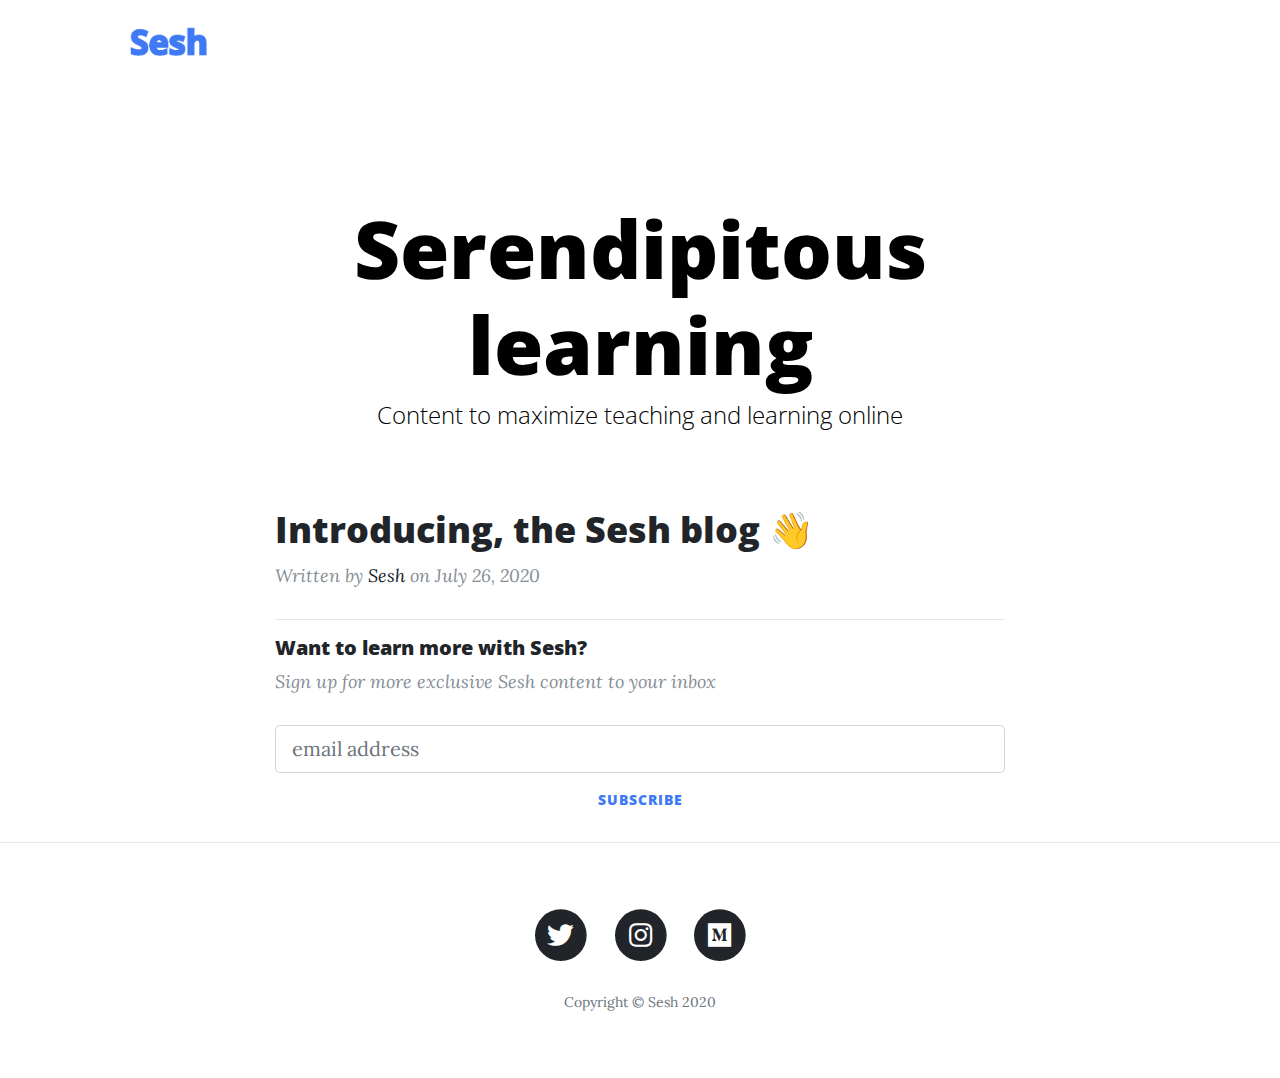
<file: index.html>
<!DOCTYPE html>
<html lang="en">

<head>

  <meta charset="utf-8">
  <meta name="viewport" content="width=device-width, initial-scale=1, shrink-to-fit=no">
  <meta name="description" content="">
  <meta name="author" content="">
  <link rel="shortcut icon" href="favicon.ico">

  <title>The Sesh Blog</title>

  <!-- Bootstrap core CSS -->
  <link href="vendor/bootstrap/css/bootstrap.min.css" rel="stylesheet">

  <!-- Custom fonts for this template -->
  <link href="vendor/fontawesome-free/css/all.min.css" rel="stylesheet" type="text/css">
  <link href='https://fonts.googleapis.com/css?family=Lora:400,700,400italic,700italic' rel='stylesheet' type='text/css'>
  <link href="//cdn-images.mailchimp.com/embedcode/horizontal-slim-10_7.css" rel="stylesheet" type="text/css">
  <link href='https://fonts.googleapis.com/css?family=Open+Sans:300italic,400italic,600italic,700italic,800italic,400,300,600,700,800' rel='stylesheet' type='text/css'>

  <!-- Custom styles for this template -->
  <link href="css/clean-blog.css" rel="stylesheet">

</head>

<body>

  <!-- Navigation -->
  <nav class="navbar navbar-expand-lg navbar-light fixed-top" id="mainNav">
    <div class="container">
      <a class="navbar-brand" href="/"><img src="img/logos/blue.png"></a>
    </div>
  </nav>

  <!-- Page Header -->
  <header class="masthead" style="background-color: #FFFFFF">
    <div class="container">
      <div class="row">
        <div class="col-lg-8 col-md-10 mx-auto">
          <div class="site-heading">
            <h1 style="color:black">Serendipitous learning</h1>
            <span class="subheading" style="color:black">Content to maximize teaching and learning online</span>
          </div>
        </div>
      </div>
    </div>
  </header>

  <!-- Main Content -->
  <div class="container">
    <div class="row">
      <div class="col-lg-8 col-md-10 mx-auto">
<!--         <div class="post-preview">
          <a href="how-to-give-feedback-in-a-1-1-setting.html">
            <h2 class="post-title">
              How to give feedback in a 1:1 setting
            </h2>
            <h3 class="post-subtitle">
              Effective feedback isn't comfortable
            </h3>
          </a>
          <p class="post-meta">Written by
            <a href="http://linkedin.com/in/gregchertok">Greg Chertok</a>
            on July 26, 2020</p>
        </div>
        <hr> -->
        <div class="post-preview">
          <a href="about.html">
            <h2 class="post-title">
              Introducing, the Sesh blog &#128075; 
            </h2>
          </a>
          <p class="post-meta">Written by
            <a href="#">Sesh</a>
            on July 26, 2020</p>
        </div>
        <hr>
        <!-- Pager -->
<!--         <div class="clearfix">
          <a class="btn btn-primary float-right" href="#">Older Posts &rarr;</a>
        </div> -->
        <!-- Begin Mailchimp Signup Form -->
        <div class="post-preview">
          <h5 class="post-title">
              Want to learn more with Sesh?
          </h5>
          <p class="post-meta">Sign up for more exclusive Sesh content to your inbox</p>
            <div id="mc_embed_signup">
            <form action="https://withsesh.us17.list-manage.com/subscribe/post?u=82bc781dffc87700d3c0aaca7&amp;id=1b36d666b7" method="post" id="mc-embedded-subscribe-form" name="mc-embedded-subscribe-form" class="validate" target="_blank" novalidate>
                <div id="mc_embed_signup_scroll">
                  <input type="email" value="" name="EMAIL" class="form-control form-control-lg email" id="mce-EMAIL" placeholder="email address" required>
                <!-- real people should not fill this in and expect good things - do not remove this or risk form bot signups-->
                  <div style="position: absolute; left: -5000px;" aria-hidden="true"><input type="text" name="b_82bc781dffc87700d3c0aaca7_1b36d666b7" tabindex="-1" value=""></div>
                  <input style="color: #3e79f4;" type="submit" value="Subscribe" name="subscribe" id="mc-embedded-subscribe" class="btn btn-block ">
                </div>
            </form>
          </div>
        </div>
    <!--End mc_embed_signup-->
      </div>
    </div>
  </div>

  <hr>

  <!-- Footer -->
  <footer>
    <div class="container">
      <div class="row">
        <div class="col-lg-8 col-md-10 mx-auto">
          <ul class="list-inline text-center">
            <li class="list-inline-item">
              <a href="http://twitter.com/withsesh">
                <span class="fa-stack fa-lg">
                  <i class="fas fa-circle fa-stack-2x"></i>
                  <i class="fab fa-twitter fa-stack-1x fa-inverse"></i>
                </span>
              </a>
            </li>
            <li class="list-inline-item">
              <a href="https://www.instagram.com/withsesh/?hl=en">
                <span class="fa-stack fa-lg">
                  <i class="fas fa-circle fa-stack-2x"></i>
                  <i class="fab fa-instagram fa-stack-1x fa-inverse"></i>
                </span>
              </a>
            </li>
            <li class="list-inline-item">
              <a href="http://medium.com/@withsesh">
                <span class="fa-stack fa-lg">
                  <i class="fas fa-circle fa-stack-2x"></i>
                  <i class="fab fa-medium fa-stack-1x fa-inverse"></i>
                </span>
              </a>
            </li>
          </ul>
          <p class="copyright text-muted">Copyright &copy; Sesh 2020</p>
        </div>
      </div>
    </div>
  </footer>

  <!-- Bootstrap core JavaScript -->
  <script src="vendor/jquery/jquery.min.js"></script>
  <script src="vendor/bootstrap/js/bootstrap.bundle.min.js"></script>

  <!-- Custom scripts for this template -->
  <script src="js/clean-blog.min.js"></script>

</body>

</html>
</file>
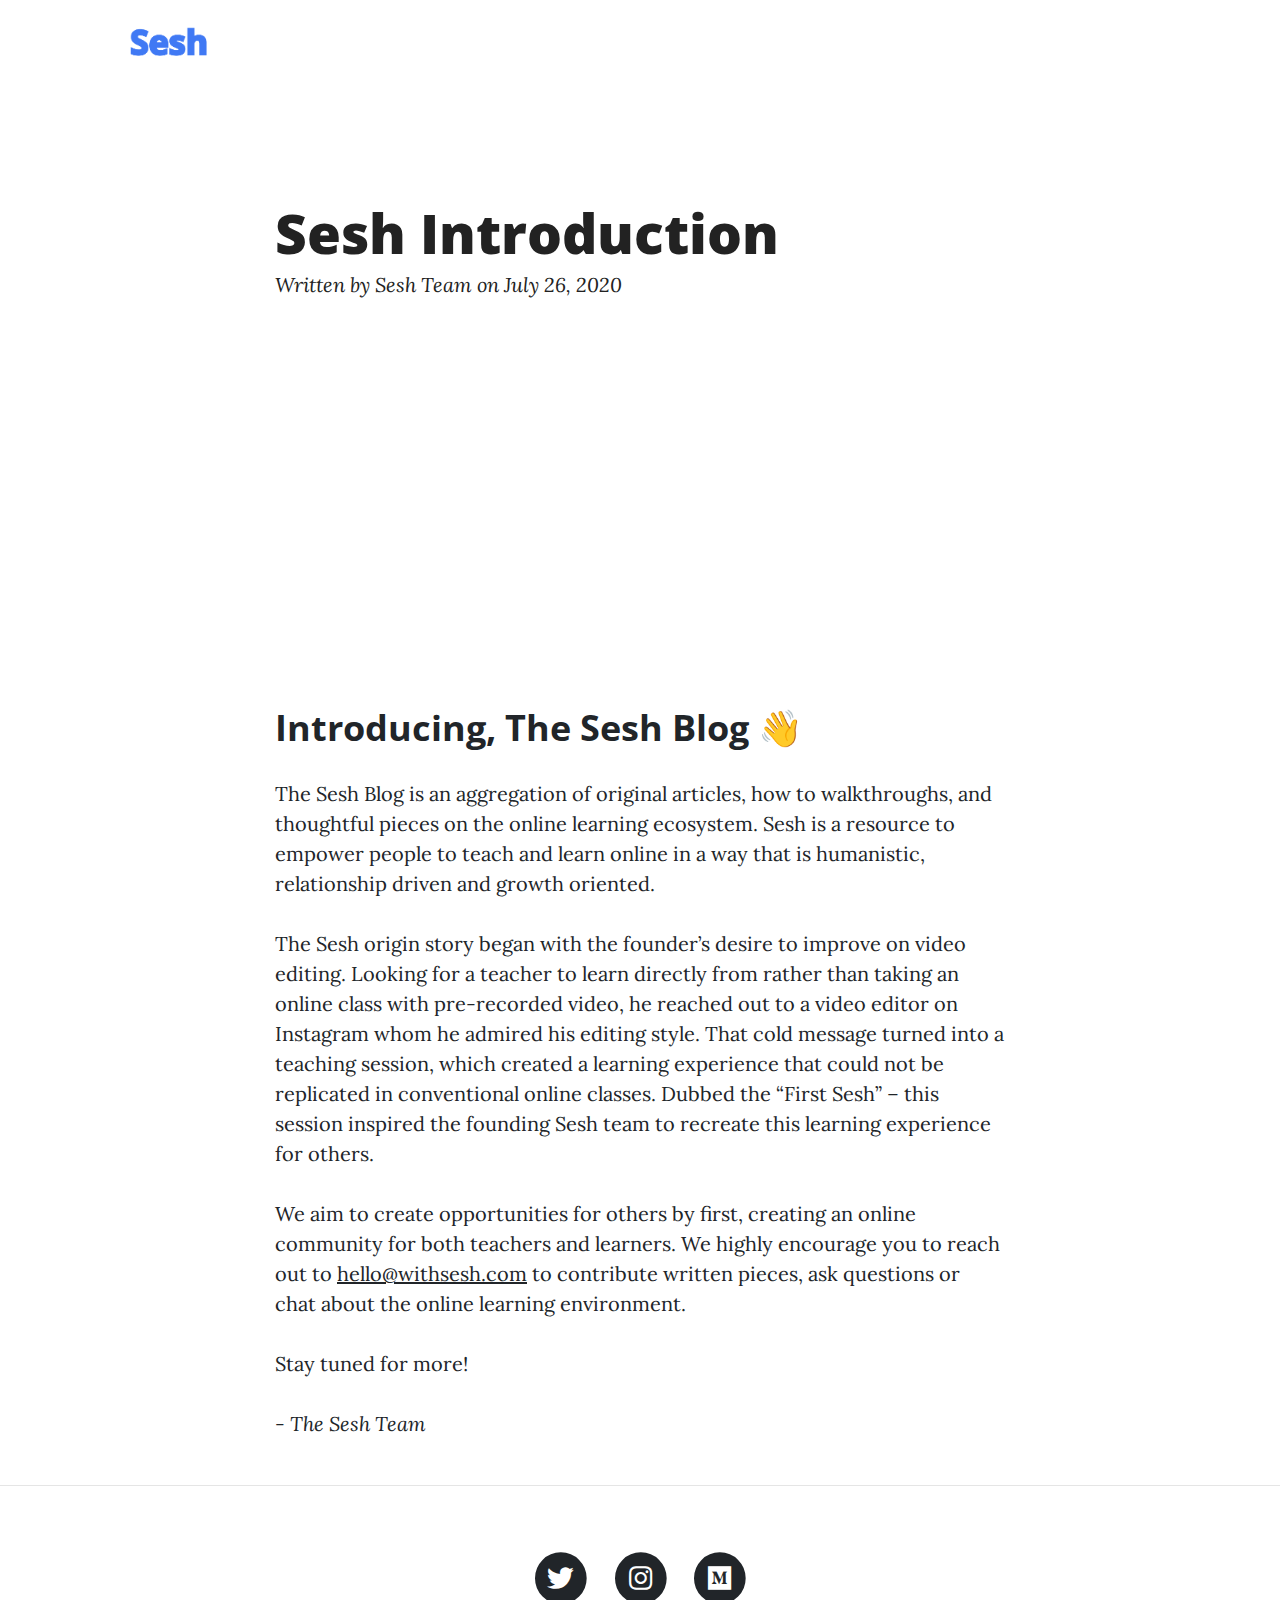
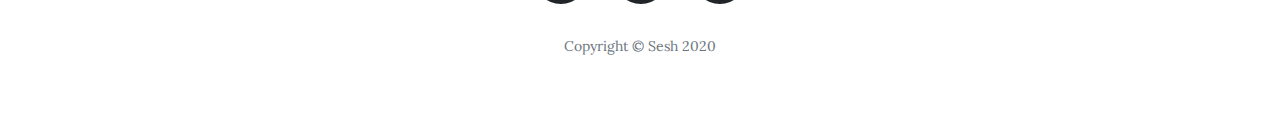
<file: about.html>
<!DOCTYPE html>
<html lang="en">

<head>

  <meta charset="utf-8">
  <meta name="viewport" content="width=device-width, initial-scale=1, shrink-to-fit=no">
  <meta name="description" content="">
  <meta name="author" content="">

  <title>Sesh - About Sesh</title>

  <!-- Bootstrap core CSS -->
  <link href="vendor/bootstrap/css/bootstrap.min.css" rel="stylesheet">

  <!-- Custom fonts for this template -->
  <link href="vendor/fontawesome-free/css/all.min.css" rel="stylesheet" type="text/css">
  <link href='https://fonts.googleapis.com/css?family=Lora:400,700,400italic,700italic' rel='stylesheet' type='text/css'>
  <link href='https://fonts.googleapis.com/css?family=Open+Sans:300italic,400italic,600italic,700italic,800italic,400,300,600,700,800' rel='stylesheet' type='text/css'>

  <!-- Custom styles for this template -->
  <link href="css/clean-blog.css" rel="stylesheet">

</head>

<body>

  <!-- Navigation -->
  <nav class="navbar navbar-expand-lg navbar-light fixed-top" id="mainNav">
    <div class="container">
      <a class="navbar-brand" href="/"><img src="img/logos/blue.png"></a>
    </div>
  </nav>

  <!-- Page Header -->
  <header class="masthead" style="background-color: #FFFFFF">
    <div class="container">
      <div class="row">
        <div class="col-lg-8 col-md-10 mx-auto">
          <div class="post-heading">
            <h1 style="color:#222222">Sesh Introduction</h1>
            <span class="meta" style="color:#222222">Written by
              <a href="#"style="color:#222222" >Sesh Team</a>
              on July 26, 2020</span>
              
          </div>
        </div>
      </div>
    </div>
  </header>

  <!-- Post Content -->
  <article>
    <div class="container">
      <div class="row">
        <div class="col-lg-8 col-md-10 mx-auto">

          <a href="#">
                <img class="img-fluid" src="img/sesh.gif" alt="">
              </a>


          <h2 class="section-heading">Introducing, The Sesh Blog &#128075;</h2>

          <p>The Sesh Blog is an aggregation of original articles, how to walkthroughs, and thoughtful pieces on the online learning ecosystem. Sesh is a resource to empower people to teach and learn online in a way that is humanistic, relationship driven and growth oriented.</p>

          <p>The Sesh origin story began with the founder’s desire to improve on video editing. Looking for a teacher to learn directly from rather than taking an online class with pre-recorded video, he reached out to a video editor on Instagram whom he admired his editing style. That cold message turned into a teaching session, which created a learning experience that could not be replicated in conventional online classes. Dubbed the “First Sesh” – this session inspired the founding Sesh team to recreate this learning experience for others.</p>

          <p>We aim to create opportunities for others by first, creating an online community for both teachers and learners. We highly encourage you to reach out to <a href="mailto:hello@withsesh.com">hello@withsesh.com</a> to contribute written pieces, ask questions or chat about the online learning environment.</p>

          <p>Stay tuned for more!</p>

          <p style="font-style: italic">- The Sesh Team</p>

        </div>
      </div>
    </div>
  </article>

  <hr>

  <!-- Footer -->
  <footer>
    <div class="container">
      <div class="row">
        <div class="col-lg-8 col-md-10 mx-auto">
          <ul class="list-inline text-center">
            <li class="list-inline-item">
              <a href="http://twitter.com/withsesh">
                <span class="fa-stack fa-lg">
                  <i class="fas fa-circle fa-stack-2x"></i>
                  <i class="fab fa-twitter fa-stack-1x fa-inverse"></i>
                </span>
              </a>
            </li>
            <li class="list-inline-item">
              <a href="https://www.instagram.com/withsesh/?hl=en">
                <span class="fa-stack fa-lg">
                  <i class="fas fa-circle fa-stack-2x"></i>
                  <i class="fab fa-instagram fa-stack-1x fa-inverse"></i>
                </span>
              </a>
            </li>
            <li class="list-inline-item">
              <a href="http://medium.com/@withsesh">
                <span class="fa-stack fa-lg">
                  <i class="fas fa-circle fa-stack-2x"></i>
                  <i class="fab fa-medium fa-stack-1x fa-inverse"></i>
                </span>
              </a>
            </li>
          </ul>
          <p class="copyright text-muted">Copyright &copy; Sesh 2020</p>
        </div>
      </div>
    </div>
  </footer>

  <!-- Bootstrap core JavaScript -->
  <script src="vendor/jquery/jquery.min.js"></script>
  <script src="vendor/bootstrap/js/bootstrap.bundle.min.js"></script>

  <!-- Custom scripts for this template -->
  <script src="js/clean-blog.min.js"></script>

</body>

</html>
</file>
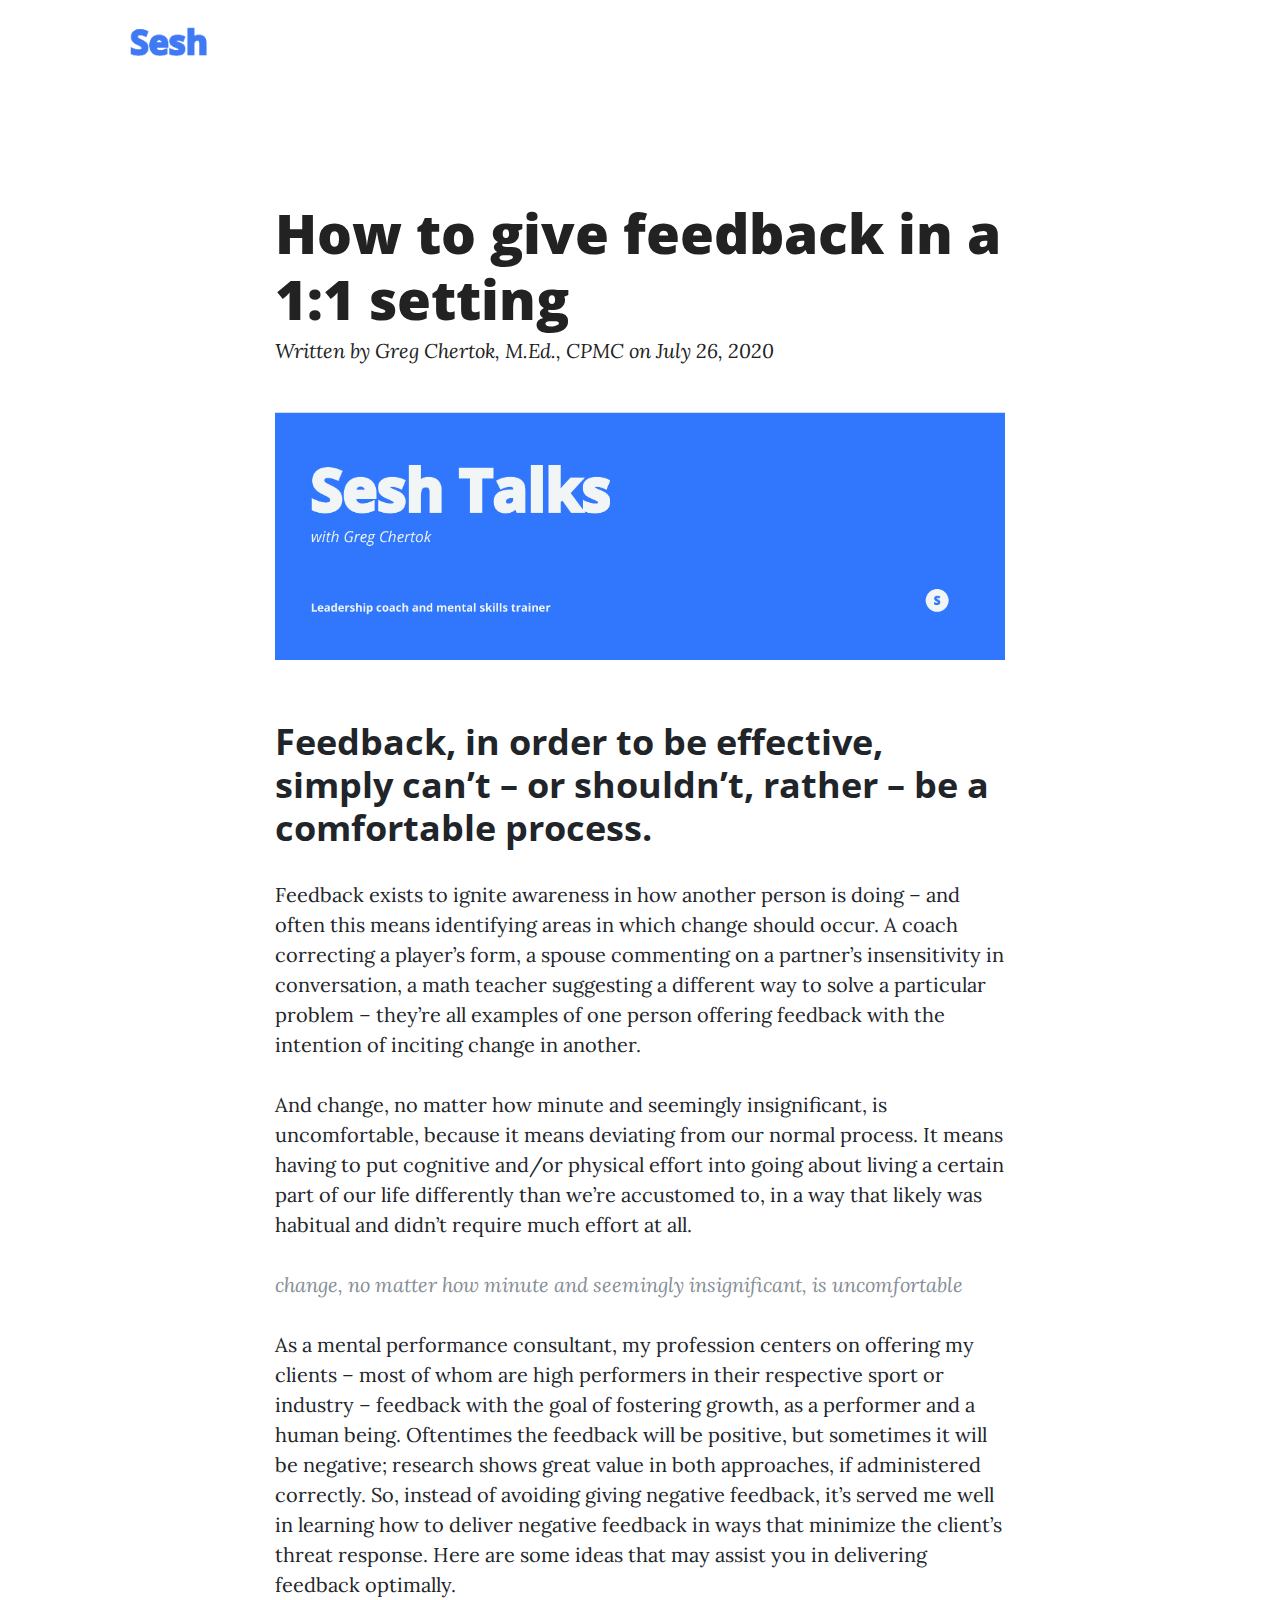
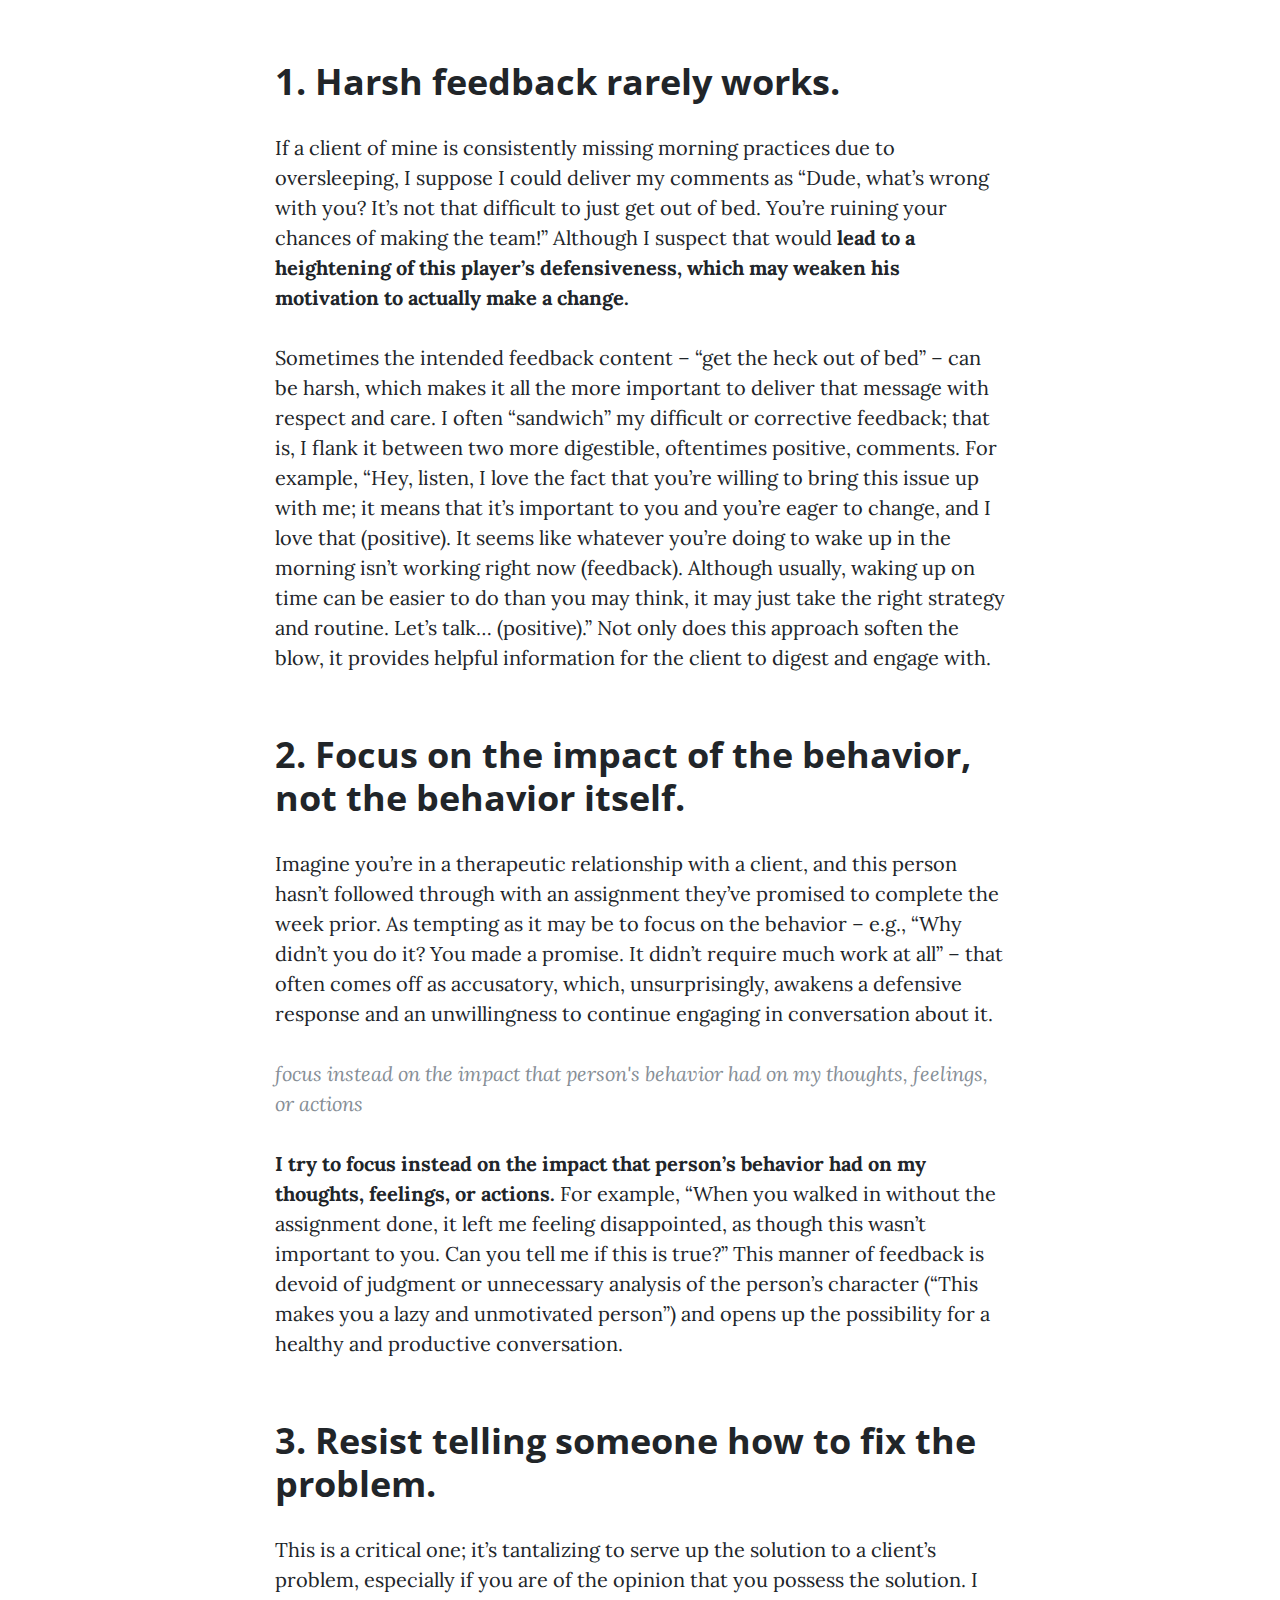
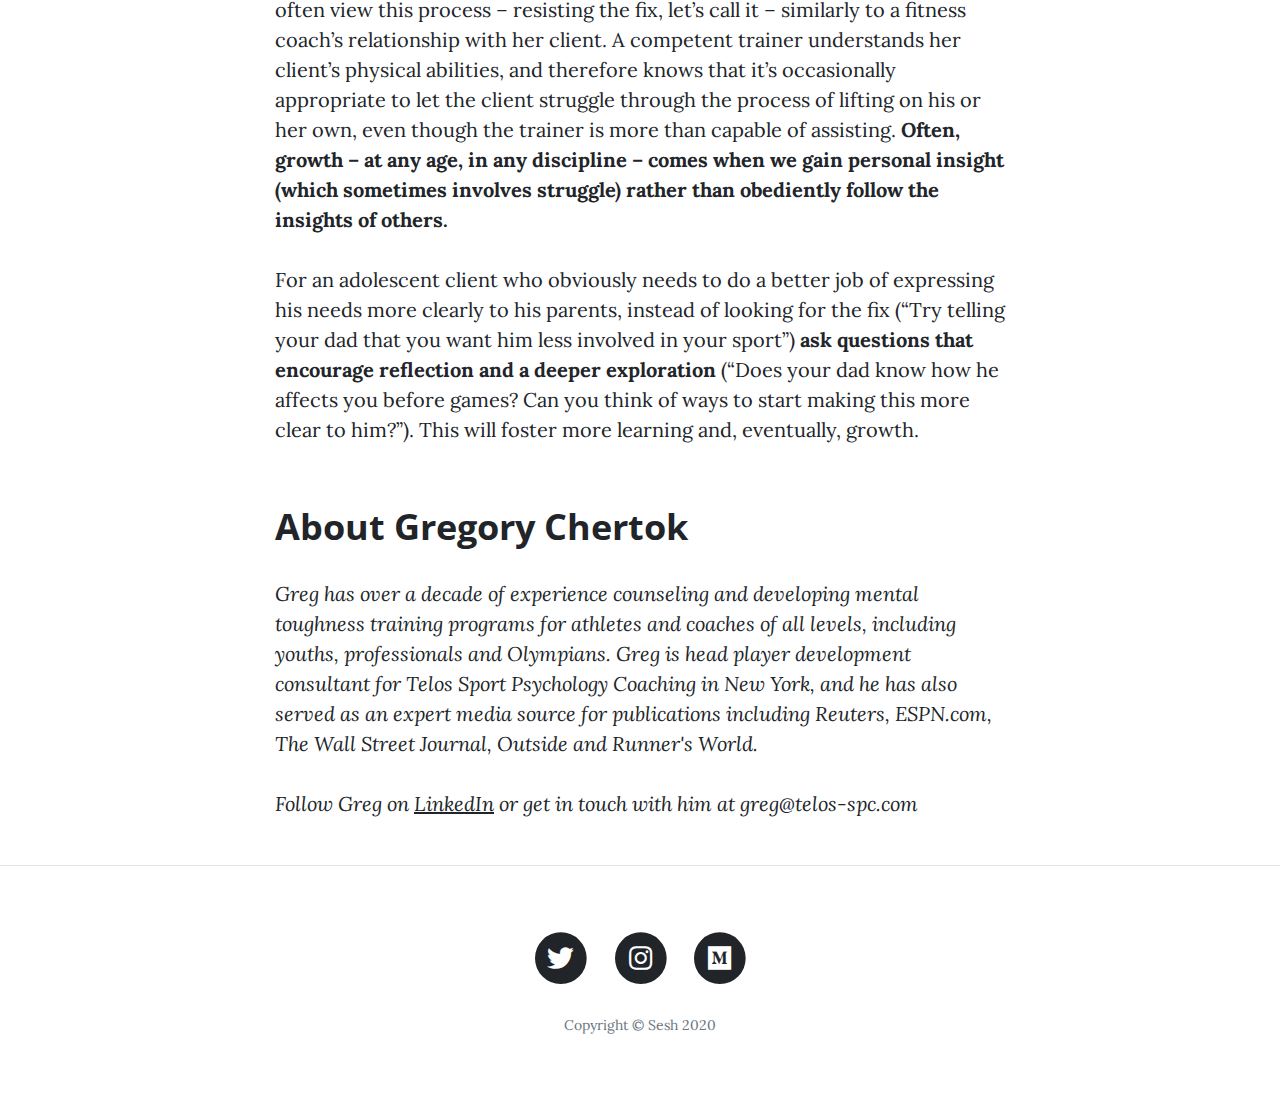
<file: how-to-give-feedback-in-a-1-1-setting.html>
<!DOCTYPE html>
<html lang="en">

<head>

  <meta charset="utf-8">
  <meta name="viewport" content="width=device-width, initial-scale=1, shrink-to-fit=no">
  <meta name="description" content="">
  <meta name="author" content="">

  <title>Sesh - How to give feedback in a 1:1 setting</title>

  <!-- Bootstrap core CSS -->
  <link href="vendor/bootstrap/css/bootstrap.min.css" rel="stylesheet">

  <!-- Custom fonts for this template -->
  <link href="vendor/fontawesome-free/css/all.min.css" rel="stylesheet" type="text/css">
  <link href='https://fonts.googleapis.com/css?family=Lora:400,700,400italic,700italic' rel='stylesheet' type='text/css'>
  <link href='https://fonts.googleapis.com/css?family=Open+Sans:300italic,400italic,600italic,700italic,800italic,400,300,600,700,800' rel='stylesheet' type='text/css'>

  <!-- Custom styles for this template -->
  <link href="css/clean-blog.css" rel="stylesheet">

</head>

<body>

  <!-- Navigation -->
  <nav class="navbar navbar-expand-lg navbar-light fixed-top" id="mainNav">
    <div class="container">
      <a class="navbar-brand" href="/"><img src="img/logos/blue.png"></a>
    </div>
  </nav>

  <!-- Page Header -->
  <header class="masthead" style="background-color: #FFFFFF">
    <div class="container">
      <div class="row">
        <div class="col-lg-8 col-md-10 mx-auto">
          <div class="post-heading">
            <h1 style="color:#222222">How to give feedback in a 1:1 setting</h1>
            <span class="meta" style="color:#222222">Written by
              <a href="#"style="color:#222222" >Greg Chertok, M.Ed., CPMC</a>
              on July 26, 2020</span>
              
          </div>
        </div>
      </div>
    </div>
  </header>

  <!-- Post Content -->
  <article>
    <div class="container">
      <div class="row">
        <div class="col-lg-8 col-md-10 mx-auto">

          <a href="#">
                <img class="img-fluid" src="img/stalk-greg.png" alt="">
              </a>


          <h2 class="section-heading">Feedback, in order to be effective, simply can’t – or shouldn’t, rather – be a comfortable process. </h2>

          <p>Feedback exists to ignite awareness in how another person is doing – and often this means identifying areas in which change should occur. A coach correcting a player’s form, a spouse commenting on a partner’s insensitivity in conversation, a math teacher suggesting a different way to solve a particular problem – they’re all examples of one person offering feedback with the intention of inciting change in another.</p>

          <p>And change, no matter how minute and seemingly insignificant, is uncomfortable, because it means deviating from our normal process.  It means having to put cognitive and/or physical effort into going about living a certain part of our life differently than we’re accustomed to, in a way that likely was habitual and didn’t require much effort at all.</p>

          <blockquote class="blockquote">change, no matter how minute and seemingly insignificant, is uncomfortable</blockquote>

          <p>As a mental performance consultant, my profession centers on offering my clients – most of whom are high performers in their respective sport or industry – feedback with the goal of fostering growth, as a performer and a human being.  Oftentimes the feedback will be positive, but sometimes it will be negative; research shows great value in both approaches, if administered correctly. So, instead of avoiding giving negative feedback, it’s served me well in learning how to deliver negative feedback in ways that minimize the client’s threat response. Here are some ideas that may assist you in delivering feedback optimally.</p>

          <h2 class="section-heading">1. Harsh feedback rarely works. </h2>

          <p>If a client of mine is consistently missing morning practices due to oversleeping, I suppose I could deliver my comments as “Dude, what’s wrong with you? It’s not that difficult to just get out of bed. You’re ruining your chances of making the team!” Although I suspect that would <strong> lead to a heightening of this player’s defensiveness, which may weaken his motivation to actually make a change.</strong></p>

          <p>Sometimes the intended feedback content – “get the heck out of bed” – can be harsh, which makes it all the more important to deliver that message with respect and care. I often “sandwich” my difficult or corrective feedback; that is, I flank it between two more digestible, oftentimes positive, comments. For example, “Hey, listen, I love the fact that you’re willing to bring this issue up with me; it means that it’s important to you and you’re eager to change, and I love that (positive). It seems like whatever you’re doing to wake up in the morning isn’t working right now (feedback). Although usually, waking up on time can be easier to do than you may think, it may just take the right strategy and routine. Let’s talk… (positive).” Not only does this approach soften the blow, it provides helpful information for the client to digest and engage with.</p>

          <h2 class="section-heading">2. Focus on the impact of the behavior, not the behavior itself.</h2>

          <p>Imagine you’re in a therapeutic relationship with a client, and this person hasn’t followed through with an assignment they’ve promised to complete the week prior.  As tempting as it may be to focus on the behavior – e.g., “Why didn’t you do it? You made a promise. It didn’t require much work at all” – that often comes off as accusatory, which, unsurprisingly, awakens a defensive response and an unwillingness to continue engaging in conversation about it.</p>

          <blockquote class="blockquote">focus instead on the impact that person's behavior had on my thoughts, feelings, or actions</blockquote>

          <p><strong>I try to focus instead on the impact that person’s behavior had on my thoughts, feelings, or actions.</strong> For example, “When you walked in without the assignment done, it left me feeling disappointed, as though this wasn’t important to you. Can you tell me if this is true?” This manner of feedback is devoid of judgment or unnecessary analysis of the person’s character (“This makes you a lazy and unmotivated person”) and opens up the possibility for a healthy and productive conversation.</p>

          <h2 class="section-heading">3. Resist telling someone how to fix the problem.</h2>


          <p>This is a critical one; it’s tantalizing to serve up the solution to a client’s problem, especially if you are of the opinion that you possess the solution. I often view this process – resisting the fix, let’s call it – similarly to a fitness coach’s relationship with her client. A competent trainer understands her client’s physical abilities, and therefore knows that it’s occasionally appropriate to let the client struggle through the process of lifting on his or her own, even though the trainer is more than capable of assisting.<strong> Often, growth – at any age, in any discipline – comes when we gain personal insight (which sometimes involves struggle) rather than obediently follow the insights of others.</strong> </p>

          <p>For an adolescent client who obviously needs to do a better job of expressing his needs more clearly to his parents, instead of looking for the fix (“Try telling your dad that you want him less involved in your sport”) <strong>ask questions that encourage reflection and a deeper exploration</strong> (“Does your dad know how he affects you before games? Can you think of ways to start making this more clear to him?”). This will foster more learning and, eventually, growth.</p>

          <h2 class="section-heading">About Gregory Chertok</h2>

          <p style="font-style: italic">Greg has over a decade of experience counseling and developing mental toughness training programs for athletes and coaches of all levels, including youths, professionals and Olympians. Greg is head player development consultant for Telos Sport Psychology Coaching in New York, and he has also served as an expert media source for publications including Reuters, ESPN.com, The Wall Street Journal, Outside and Runner's World.</p>

          <p style="font-style: italic">Follow Greg on <a href="http://linkedin.com/in/gregchertok">LinkedIn</a> or get in touch with him at greg@telos-spc.com</p> <!-- Fix Links -->

        </div>
      </div>
    </div>
  </article>

  <hr>

  <!-- Footer -->
  <footer>
    <div class="container">
      <div class="row">
        <div class="col-lg-8 col-md-10 mx-auto">
          <ul class="list-inline text-center">
            <li class="list-inline-item">
              <a href="http://twitter.com/withsesh">
                <span class="fa-stack fa-lg">
                  <i class="fas fa-circle fa-stack-2x"></i>
                  <i class="fab fa-twitter fa-stack-1x fa-inverse"></i>
                </span>
              </a>
            </li>
            <li class="list-inline-item">
              <a href="https://www.instagram.com/withsesh/?hl=en">
                <span class="fa-stack fa-lg">
                  <i class="fas fa-circle fa-stack-2x"></i>
                  <i class="fab fa-instagram fa-stack-1x fa-inverse"></i>
                </span>
              </a>
            </li>
            <li class="list-inline-item">
              <a href="http://medium.com/@withsesh">
                <span class="fa-stack fa-lg">
                  <i class="fas fa-circle fa-stack-2x"></i>
                  <i class="fab fa-medium fa-stack-1x fa-inverse"></i>
                </span>
              </a>
            </li>
          </ul>
          <p class="copyright text-muted">Copyright &copy; Sesh 2020</p>
        </div>
      </div>
    </div>
  </footer>

  <!-- Bootstrap core JavaScript -->
  <script src="vendor/jquery/jquery.min.js"></script>
  <script src="vendor/bootstrap/js/bootstrap.bundle.min.js"></script>

  <!-- Custom scripts for this template -->
  <script src="js/clean-blog.min.js"></script>

</body>

</html>
</file>
<file: css/clean-blog.css>
/*!
 * Start Bootstrap - Clean Blog v5.0.9 (https://startbootstrap.com/themes/clean-blog)
 * Copyright 2013-2020 Start Bootstrap
 * Licensed under MIT (https://github.com/StartBootstrap/startbootstrap-clean-blog/blob/master/LICENSE)
 */

body {
  font-size: 20px;
  color: #212529;
  font-family: 'Lora', 'Times New Roman', serif;
}

p {
  line-height: 1.5;
  margin: 30px 0;
}

p a {
  text-decoration: underline;
}

h1,
h2,
h3,
h4,
h5,
h6 {
  font-weight: 800;
  font-family: 'Open Sans', 'Helvetica Neue', Helvetica, Arial, sans-serif;
}

a {
  color: #212529;
  transition: all 0.2s;
}

a:focus, a:hover {
  color: #3077FD;
}

blockquote {
  font-style: italic;
  color: #868e96;
}

.section-heading {
  font-size: 36px;
  font-weight: 700;
  margin-top: 60px;
}

.caption {
  font-size: 14px;
  font-style: italic;
  display: block;
  margin: 0;
  padding: 10px;
  text-align: center;
  border-bottom-right-radius: 5px;
  border-bottom-left-radius: 5px;
}

::-moz-selection {
  color: #fff;
  background: #0085A1;
  text-shadow: none;
}

::selection {
  color: #fff;
  background: #0085A1;
  text-shadow: none;
}

img::-moz-selection {
  color: #fff;
  background: transparent;
}

img::selection {
  color: #fff;
  background: transparent;
}

img::-moz-selection {
  color: #fff;
  background: transparent;
}

#mainNav {
  position: absolute;
  border-bottom: 1px solid #e9ecef;
  background-color: white;
  font-family: 'Open Sans', 'Helvetica Neue', Helvetica, Arial, sans-serif;
}

#mainNav .navbar-brand {
  font-weight: 800;
  color: #343a40;
}
#mainNav .navbar-brand img{
    width: 30vw;
  }

#mainNav .navbar-toggler {
  font-size: 12px;
  font-weight: 800;
  padding: 13px;
  text-transform: uppercase;
  color: #343a40;
}

#mainNav .navbar-nav > li.nav-item > a {
  font-size: 12px;
  font-weight: 800;
  letter-spacing: 1px;
  text-transform: uppercase;
}

@media only screen and (min-width: 768px) {
  #mainNav {
    border-bottom: 1px solid transparent;
    background: transparent;
  }
  #mainNav .navbar-brand {
    padding: 10px 20px;
    color: #fff;
  }
  #mainNav .navbar-brand img{
    width: 10vw;
  }
  #mainNav .navbar-brand:focus, #mainNav .navbar-brand:hover {
    color: rgba(255, 255, 255, 0.8);
  }
  #mainNav .navbar-nav > li.nav-item > a {
    padding: 10px 20px;
    color: #fff;
  }
  #mainNav .navbar-nav > li.nav-item > a:focus, #mainNav .navbar-nav > li.nav-item > a:hover {
    color: rgba(255, 255, 255, 0.8);
  }
}

@media only screen and (min-width: 768px) {
  #mainNav {
    transition: background-color 0.2s;
    /* Force Hardware Acceleration in WebKit */
    transform: translate3d(0, 0, 0);
    -webkit-backface-visibility: hidden;
  }
  #mainNav.is-fixed {
    /* when the user scrolls down, we hide the header right above the viewport */
    position: fixed;
    top: -67px;
    transition: transform 0.2s;
    border-bottom: 1px solid white;
    background-color: rgba(255, 255, 255, 0.9);
  }
  #mainNav.is-fixed .navbar-brand {
    color: #212529;
  }
  #mainNav.is-fixed .navbar-brand:focus, #mainNav.is-fixed .navbar-brand:hover {
    color: #0085A1;
  }
  #mainNav.is-fixed .navbar-nav > li.nav-item > a {
    color: #212529;
  }
  #mainNav.is-fixed .navbar-nav > li.nav-item > a:focus, #mainNav.is-fixed .navbar-nav > li.nav-item > a:hover {
    color: #0085A1;
  }
  #mainNav.is-visible {
    /* if the user changes the scrolling direction, we show the header */
    transform: translate3d(0, 100%, 0);
  }
}

header.masthead {
  margin-bottom: 50px;
  background: no-repeat center center;
  background-color: #868e96;
  background-attachment: scroll;
  position: relative;
  background-size: cover;
}

header.masthead .overlay {
  position: absolute;
  top: 0;
  left: 0;
  height: 100%;
  width: 100%;
  background-color: #212529;
  opacity: 0.5;
}

header.masthead .page-heading,
header.masthead .post-heading,
header.masthead .site-heading {
  padding: 200px 0;
  padding-bottom: 0px;
  color: white;
}

@media only screen and (min-width: 768px) {
  header.masthead .page-heading,
  header.masthead .post-heading,
  header.masthead .site-heading {
    padding: 200px 0;
    padding-bottom: 0px;
  }
}

header.masthead .page-heading,
header.masthead .site-heading {
  text-align: center;
}

header.masthead .page-heading h1,
header.masthead .site-heading h1 {
  font-size: 50px;
  margin-top: 0;
}

header.masthead .page-heading .subheading,
header.masthead .site-heading .subheading {
  font-size: 24px;
  font-weight: 300;
  line-height: 1.1;
  display: block;
  margin: 10px 0 0;
  font-family: 'Open Sans', 'Helvetica Neue', Helvetica, Arial, sans-serif;
}

@media only screen and (min-width: 768px) {
  header.masthead .page-heading h1,
  header.masthead .site-heading h1 {
    font-size: 80px;
  }
}

header.masthead .post-heading h1 {
  font-size: 35px;
}

header.masthead .post-heading .meta,
header.masthead .post-heading .subheading {
  line-height: 1.1;
  display: block;
}

header.masthead .post-heading .subheading {
  font-size: 24px;
  font-weight: 600;
  margin: 10px 0 30px;
  font-family: 'Open Sans', 'Helvetica Neue', Helvetica, Arial, sans-serif;
}

header.masthead .post-heading .meta {
  font-size: 20px;
  font-weight: 300;
  font-style: italic;
  font-family: 'Lora', 'Times New Roman', serif;
}

header.masthead .post-heading .meta a {
  color: #fff;
}

@media only screen and (min-width: 768px) {
  header.masthead .post-heading h1 {
    font-size: 55px;
  }
  header.masthead .post-heading .subheading {
    font-size: 30px;
  }
}

.post-preview > a {
  color: #212529;
}

.post-preview > a:focus, .post-preview > a:hover {
  text-decoration: none;
  color: #3077FD;
}

.post-preview > a > .post-title {
  font-size: 30px;
  margin-top: 30px;
  margin-bottom: 10px;
}

.post-preview > a > .post-subtitle {
  font-weight: 300;
  margin: 0 0 10px;
}

.post-preview > .post-meta {
  font-size: 18px;
  font-style: italic;
  margin-top: 0;
  color: #868e96;
}

.post-preview > .post-meta > a {
  text-decoration: none;
  color: #212529;
}

.post-preview > .post-meta > a:focus, .post-preview > .post-meta > a:hover {
  text-decoration: underline;
  color: #3077FD;
}

@media only screen and (min-width: 768px) {
  .post-preview > a > .post-title {
    font-size: 36px;
  }
}

.floating-label-form-group {
  font-size: 14px;
  position: relative;
  margin-bottom: 0;
  padding-bottom: 0.5em;
  border-bottom: 1px solid #dee2e6;
}

.floating-label-form-group input,
.floating-label-form-group textarea {
  font-size: 1.5em;
  position: relative;
  z-index: 1;
  padding: 0;
  resize: none;
  border: none;
  border-radius: 0;
  background: none;
  box-shadow: none !important;
  font-family: 'Lora', 'Times New Roman', serif;
}

.floating-label-form-group input::-webkit-input-placeholder,
.floating-label-form-group textarea::-webkit-input-placeholder {
  color: #868e96;
  font-family: 'Lora', 'Times New Roman', serif;
}

.floating-label-form-group label {
  font-size: 0.85em;
  line-height: 1.764705882em;
  position: relative;
  z-index: 0;
  top: 2em;
  display: block;
  margin: 0;
  transition: top 0.3s ease, opacity 0.3s ease;
  opacity: 0;
}

.floating-label-form-group .help-block {
  margin: 15px 0;
}

.floating-label-form-group-with-value label {
  top: 0;
  opacity: 1;
}

.floating-label-form-group-with-focus label {
  color: #0085A1;
}

form .form-group:first-child .floating-label-form-group {
  border-top: 1px solid #dee2e6;
}

footer {
  padding: 50px 0 65px;
}

footer .list-inline {
  margin: 0;
  padding: 0;
}

footer .copyright {
  font-size: 14px;
  margin-bottom: 0;
  text-align: center;
}

.btn {
  font-size: 14px;
  font-weight: 800;
  padding: 15px 25px;
  letter-spacing: 1px;
  text-transform: uppercase;
  border-radius: 0;
  font-family: 'Open Sans', 'Helvetica Neue', Helvetica, Arial, sans-serif;
}

.btn-primary {
  background-color: #222222;
  border-color: #222222;
}

.btn-primary:hover, .btn-primary:focus, .btn-primary:active {
  color: #fff;
  background-color: #3077FD !important;
  border-color: #3077FD !important;
}

.btn-lg {
  font-size: 16px;
  padding: 25px 35px;
}

input[type=text] {
  transition: width 0.4s ease-in-out;
}

input[type=text]:focus {
  width: 100%;
}
</file>
